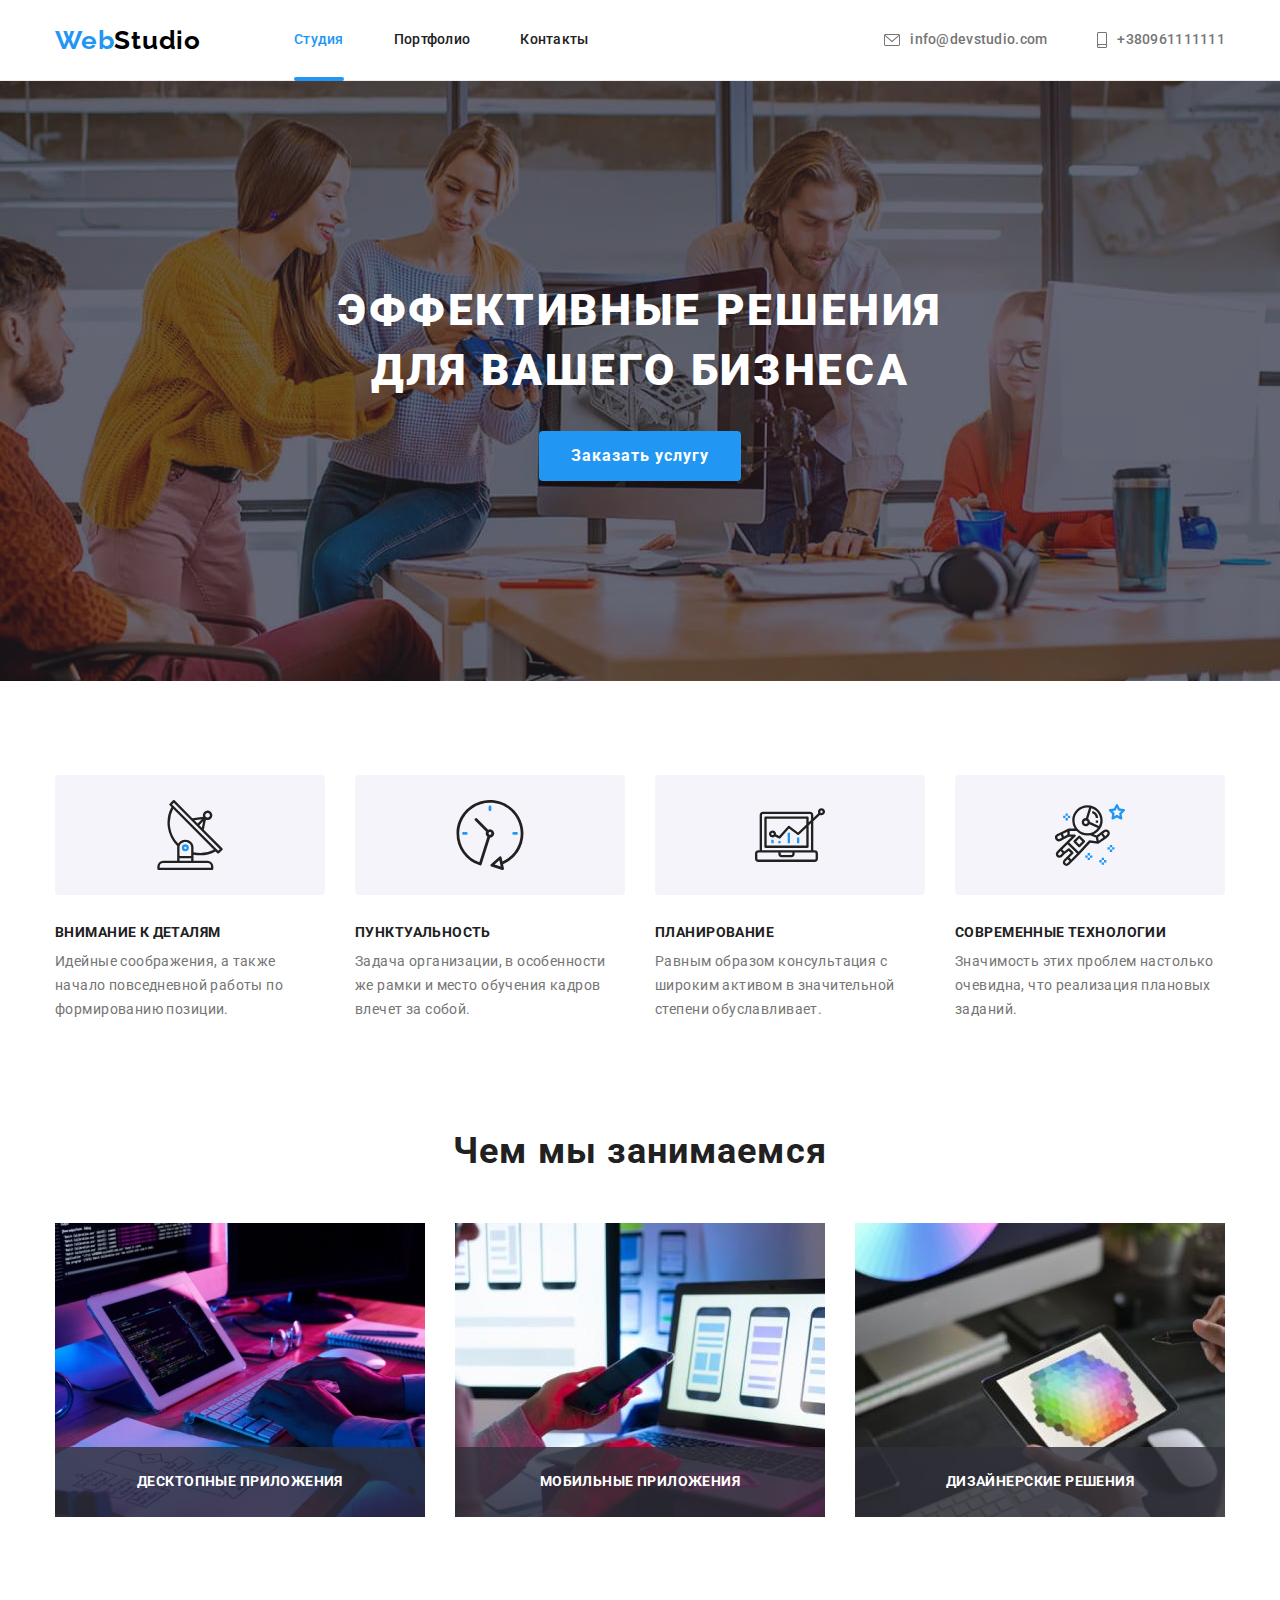
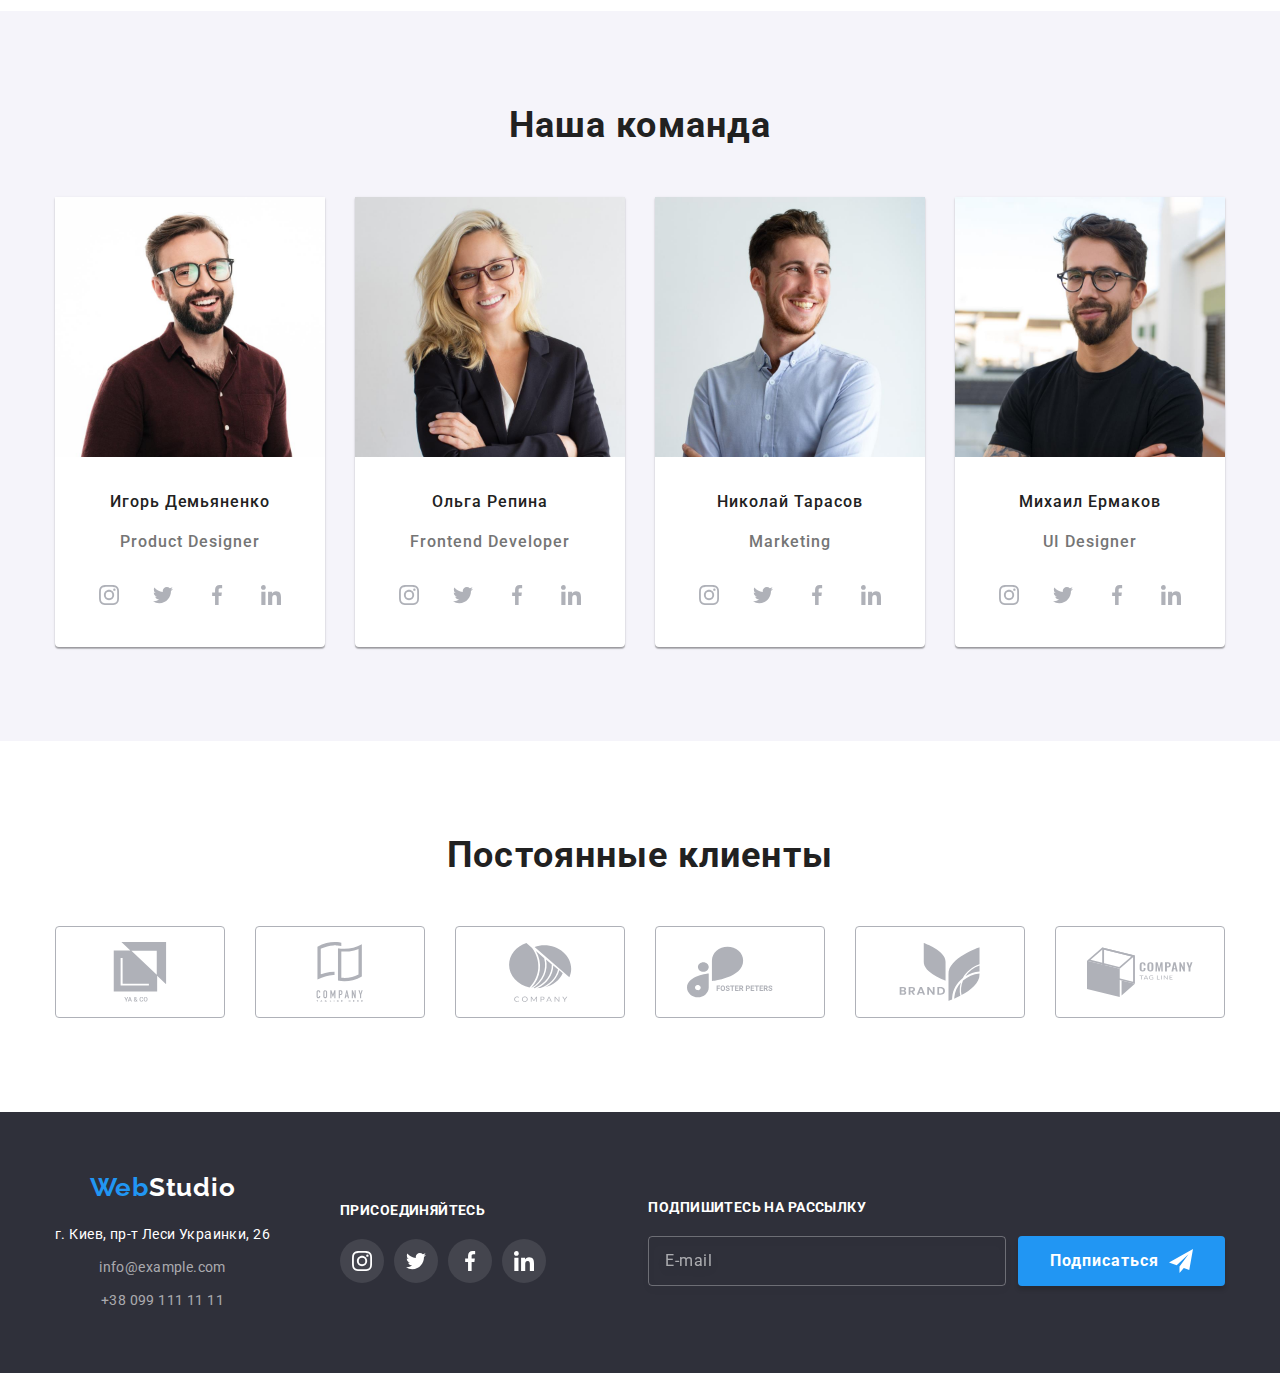
<file: index.html>
<!DOCTYPE html>
<html lang="ru">
  <head>
    <meta charset="UTF-8" />
    <meta http-equiv="X-UA-Compatible" content="IE=edge" />
    <meta name="viewport" content="width=device-width, initial-scale=1.0" />
    <title lang="en">WebStudio</title>
    <link rel="preconnect" href="https://fonts.googleapis.com" />
    <link rel="preconnect" href="https://fonts.gstatic.com" crossorigin />
    <link
      href="https://fonts.googleapis.com/css2?family=Raleway:wght@700&family=Roboto:wght@400;500;700;900&display=swap"
      rel="stylesheet"
    />
    <link
      rel="stylesheet"
      href="https://cdnjs.cloudflare.com/ajax/libs/modern-normalize/1.1.0/modern-normalize.css"
    />
    <link rel="stylesheet" href="./css/main.min.css" />
  </head>
  <body>
    <header class="header">
      <div class="container header__container">
        <a class="logo logo--primary link" href="./" lang="en">
          <span class="logo__web">Web</span>Studio
        </a>
        <nav class="header__navigation">
          <ul class="nav-list list">
            <li class="nav-list__item">
              <a class="nav-list__link link nav-list--current" href="./">Студия</a>
            </li>
            <li class="nav-list__item">
              <a class="nav-list__link link" href="./portfolio.html">Портфолио</a>
            </li>
            <li class="nav-list__item">
              <a class="nav-list__link link" href="">Контакты</a>
            </li>
          </ul>
        </nav>

        <ul class="primary-contacts header__contacts list">
          <li class="primary-contacts__item">
            <a class="primary-contacts__link link" href="mailto:info@devstudio.com">
              <svg class="primary-contacts__icon" width="16" height="12">
                <use href="./images/icons.svg#envelope"></use>
              </svg>
              info@devstudio.com</a
            >
          </li>
          <li class="primary-contacts__item">
            <a class="primary-contacts__link link" href="tel:+380961111111">
              <svg class="primary-contacts__icon" width="10" height="16">
                <use href="./images/icons.svg#smartphone"></use>
              </svg>
              +380961111111</a
            >
          </li>
        </ul>

        <button type="button" class="menu-btn" data-mobile-btn>
          <svg class="menu-btn__icon menu-btn__icon--open" width="24px" height="16px">
            <use href="./images/icons.svg#mobile-menu"></use>
          </svg>
          <svg class="menu-btn__icon menu-btn__icon--close" width="30px" height="30px">
            <use href="./images/icons.svg#close-black"></use>
          </svg>
        </button>
      </div>
    </header>

    <main>
      <section class="hero">
        <div class="container">
          <h1 class="hero__title">Эффективные решения для вашего бизнеса</h1>
          <button class="primary-btn" type="button" data-modal-open>Заказать услугу</button>
        </div>
      </section>

      <section class="section features">
        <div class="container">
          <h2 class="visually-hidden">Особенности</h2>
          <ul class="features-list list">
            <li class="features-list__item">
              <div class="features-list__item-wrap">
                <svg class="features-list__icon" width="70" height="70">
                  <use href="./images/icons.svg#antenna"></use>
                </svg>
              </div>
              <h3 class="features-list__title">Внимание к деталям</h3>
              <p class="features-list__text">
                Идейные соображения, а также начало повседневной работы по формированию позиции.
              </p>
            </li>
            <li class="features-list__item">
              <div class="features-list__item-wrap">
                <svg class="features-list__icon" width="70" height="70">
                  <use href="./images/icons.svg#clock"></use>
                </svg>
              </div>
              <h3 class="features-list__title">Пунктуальность</h3>
              <p class="features-list__text">
                Задача организации, в особенности же рамки и место обучения кадров влечет за собой.
              </p>
            </li>
            <li class="features-list__item">
              <div class="features-list__item-wrap">
                <svg class="features-list__icon" width="70" height="70">
                  <use href="./images/icons.svg#diagram"></use>
                </svg>
              </div>
              <h3 class="features-list__title">Планирование</h3>
              <p class="features-list__text">
                Равным образом консультация с широким активом в значительной степени обуславливает.
              </p>
            </li>
            <li class="features-list__item">
              <div class="features-list__item-wrap">
                <svg class="features-list__icon" width="70" height="70">
                  <use href="./images/icons.svg#astronaut"></use>
                </svg>
              </div>
              <h3 class="features-list__title">Современные технологии</h3>
              <p class="features-list__text">
                Значимость этих проблем настолько очевидна, что реализация плановых заданий.
              </p>
            </li>
          </ul>
        </div>
      </section>

      <section class="section works">
        <div class="container">
          <h2 class="section__title">Чем мы занимаемся</h2>
          <ul class="works-list list">
            <li class="works-list__item">
              <img
                srcset="./images/box_1-1x.jpg 1x, ./images/box_1-2x.jpg 2x"
                src="./images/box_1-1x.jpg"
                alt="компьютер"
                width="370"
                height="294"
              />
              <div class="works-list__description">
                <p class="works-list__text">Десктопные приложения</p>
              </div>
            </li>
            <li class="works-list__item">
              <img
                srcset="./images/box_2-1x.jpg 1x, ./images/box_2-2x.jpg 2x"
                src="./images/box_2-1x.jpg"
                alt="Приложения"
                width="370"
                height="294"
              />
              <div class="works-list__description">
                <p class="works-list__text">Мобильные приложения</p>
              </div>
            </li>
            <li class="works-list__item">
              <img
                srcset="./images/box_3-1x.jpg 1x, ./images/box_3-2x.jpg 2x"
                src="./images/box_3-1x.jpg"
                alt="дизайн"
                width="370"
                height="294"
              />
              <div class="works-list__description">
                <p class="works-list__text">Дизайнерские решения</p>
              </div>
            </li>
          </ul>
        </div>
      </section>

      <section class="section team">
        <div class="container">
          <h2 class="section__title">Наша команда</h2>
          <ul class="team-list list">
            <li class="team-list__item">
              <picture>
                <source
                  srcset="./images/igor-desk-1x.jpg 1x, ./images/igor-desk-2x.jpg 2x"
                  media="(min-width: 1200px)"
                />
                <source
                  srcset="./images/igor-tab-1x.jpg 1x, ./images/igor-tab-2x.jpg 2x"
                  media="(min-width: 768px)"
                />
                <img
                  srcset="./images/igor-mob-1x.jpg 1x, ./images/igor-mob-2x.jpg 2x"
                  src="./images/igor-mob-1x.jpg"
                  alt="Игорь Демьяненко"
                />
              </picture>

              <div class="teammate">
                <h3 class="teammate__name">Игорь Демьяненко</h3>
                <p class="teammate__position" lang="en">Product Designer</p>
                <ul class="social-list list">
                  <li class="social-list__item">
                    <a href="" class="social-list__link">
                      <svg class="social-list__icon" width="20" height="20">
                        <use href="./images/icons.svg#instagram"></use>
                      </svg>
                    </a>
                  </li>
                  <li class="social-list__item">
                    <a href="" class="social-list__link">
                      <svg class="social-list__icon" width="20" height="20">
                        <use href="./images/icons.svg#twitter"></use>
                      </svg>
                    </a>
                  </li>
                  <li class="social-list__item">
                    <a href="" class="social-list__link">
                      <svg class="social-list__icon" width="20" height="20">
                        <use href="./images/icons.svg#facebook"></use>
                      </svg>
                    </a>
                  </li>
                  <li class="social-list__item">
                    <a href="" class="social-list__link">
                      <svg class="social-list__icon" width="20" height="20">
                        <use href="./images/icons.svg#linkedin"></use>
                      </svg>
                    </a>
                  </li>
                </ul>
              </div>
            </li>

            <li class="team-list__item">
              <picture>
                <source
                  srcset="./images/olga-desk-1x.jpg 1x, ./images/olga-desk-2x.jpg 2x"
                  media="(min-width: 1200px)"
                />
                <source
                  srcset="./images/olga-tab-1x.jpg 1x, ./images/olga-tab-2x.jpg 2x"
                  media="(min-width: 768px)"
                />
                <img
                  srcset="./images/olga-mob-1x.jpg 1x, ./images/olga-mob-2x.jpg 2x"
                  src="./images/olga-mob-1x.jpg"
                  alt="Ольга Репина"
                />
              </picture>

              <div class="teammate">
                <h3 class="teammate__name">Ольга Репина</h3>
                <p class="teammate__position" lang="en">Frontend Developer</p>
                <ul class="social-list list">
                  <li class="social-list__item">
                    <a href="" class="social-list__link">
                      <svg class="social-list__icon" width="20" height="20">
                        <use href="./images/icons.svg#instagram"></use>
                      </svg>
                    </a>
                  </li>
                  <li class="social-list__item">
                    <a href="" class="social-list__link">
                      <svg class="social-list__icon" width="20" height="20">
                        <use href="./images/icons.svg#twitter"></use>
                      </svg>
                    </a>
                  </li>
                  <li class="social-list__item">
                    <a href="" class="social-list__link">
                      <svg class="social-list__icon" width="20" height="20">
                        <use href="./images/icons.svg#facebook"></use>
                      </svg>
                    </a>
                  </li>
                  <li class="social-list__item">
                    <a href="" class="social-list__link">
                      <svg class="social-list__icon" width="20" height="20">
                        <use href="./images/icons.svg#linkedin"></use>
                      </svg>
                    </a>
                  </li>
                </ul>
              </div>
            </li>

            <li class="team-list__item">
              <picture>
                <source
                  srcset="./images/nykolay-desk-1x.jpg 1x, ./images/nykolay-desk-2x.jpg 2x"
                  media="(min-width: 1200px)"
                />
                <source
                  srcset="./images/nykolay-tab-1x.jpg 1x, ./images/nykolay-tab-2x.jpg 2x"
                  media="(min-width: 768px)"
                />
                <img
                  srcset="./images/nykolay-mob-1x.jpg 1x, ./images/nykolay-mob-2x.jpg 2x"
                  src="./images/nykolay-mob-1x.jpg"
                  alt="Николай Тарасов"
                />
              </picture>

              <div class="teammate">
                <h3 class="teammate__name">Николай Тарасов</h3>
                <p class="teammate__position" lang="en">Marketing</p>
                <ul class="social-list list">
                  <li class="social-list__item">
                    <a href="" class="social-list__link">
                      <svg class="social-list__icon" width="20" height="20">
                        <use href="./images/icons.svg#instagram"></use>
                      </svg>
                    </a>
                  </li>
                  <li class="social-list__item">
                    <a href="" class="social-list__link">
                      <svg class="social-list__icon" width="20" height="20">
                        <use href="./images/icons.svg#twitter"></use>
                      </svg>
                    </a>
                  </li>
                  <li class="social-list__item">
                    <a href="" class="social-list__link">
                      <svg class="social-list__icon" width="20" height="20">
                        <use href="./images/icons.svg#facebook"></use>
                      </svg>
                    </a>
                  </li>
                  <li class="social-list__item">
                    <a href="" class="social-list__link">
                      <svg class="social-list__icon" width="20" height="20">
                        <use href="./images/icons.svg#linkedin"></use>
                      </svg>
                    </a>
                  </li>
                </ul>
              </div>
            </li>

            <li class="team-list__item">
              <picture>
                <source
                  srcset="./images/myhayl-desk-1x.jpg 1x, ./images/myhayl-desk-2x.jpg 2x"
                  media="(min-width: 1200px)"
                />
                <source
                  srcset="./images/myhayl-tab-1x.jpg 1x, ./images/myhayl-tab-2x.jpg 2x"
                  media="(min-width: 768px)"
                />
                <img
                  srcset="./images/myhayl-mob-1x.jpg 1x, ./images/myhayl-mob-2x.jpg 2x"
                  src="./images/myhayl-mob-1x.jpg"
                  alt="Михаил Ермаков"
                />
              </picture>

              <div class="teammate">
                <h3 class="teammate__name">Михаил Ермаков</h3>
                <p class="teammate__position" lang="en">UI Designer</p>
                <ul class="social-list list">
                  <li class="social-list__item">
                    <a href="" class="social-list__link">
                      <svg class="social-list__icon" width="20" height="20">
                        <use href="./images/icons.svg#instagram"></use>
                      </svg>
                    </a>
                  </li>
                  <li class="social-list__item">
                    <a href="" class="social-list__link">
                      <svg class="social-list__icon" width="20" height="20">
                        <use href="./images/icons.svg#twitter"></use>
                      </svg>
                    </a>
                  </li>
                  <li class="social-list__item">
                    <a href="" class="social-list__link">
                      <svg class="social-list__icon" width="20" height="20">
                        <use href="./images/icons.svg#facebook"></use>
                      </svg>
                    </a>
                  </li>
                  <li class="social-list__item">
                    <a href="" class="social-list__link">
                      <svg class="social-list__icon" width="20" height="20">
                        <use href="./images/icons.svg#linkedin"></use>
                      </svg>
                    </a>
                  </li>
                </ul>
              </div>
            </li>
          </ul>
        </div>
      </section>

      <section class="section clients">
        <div class="container">
          <h2 class="section__title">Постоянные клиенты</h2>
          <ul class="clients-list list">
            <li class="clients-list__item">
              <a href="" class="clients-list__link">
                <svg class="clients-list__logo" width="106" height="60">
                  <use href="./images/icons.svg#client-logo-first"></use>
                </svg>
              </a>
            </li>
            <li class="clients-list__item">
              <a href="" class="clients-list__link">
                <svg class="clients-list__logo" width="106" height="60">
                  <use href="./images/icons.svg#client-logo-secd"></use>
                </svg>
              </a>
            </li>
            <li class="clients-list__item">
              <a href="" class="clients-list__link">
                <svg class="clients-list__logo" width="106" height="60">
                  <use href="./images/icons.svg#client-logo-third"></use>
                </svg>
              </a>
            </li>
            <li class="clients-list__item">
              <a href="" class="clients-list__link">
                <svg class="clients-list__logo" width="106" height="60">
                  <use href="./images/icons.svg#client-logo-fourth"></use>
                </svg>
              </a>
            </li>
            <li class="clients-list__item">
              <a href="" class="clients-list__link">
                <svg class="clients-list__logo" width="106" height="60">
                  <use href="./images/icons.svg#client-logo-fifth"></use>
                </svg>
              </a>
            </li>
            <li class="clients-list__item">
              <a href="" class="clients-list__link">
                <svg class="clients-list__logo" width="106" height="60">
                  <use href="./images/icons.svg#client-logo-sixth"></use>
                </svg>
              </a>
            </li>
          </ul>
        </div>
      </section>
    </main>

    <footer class="footer">
      <div class="container footer__container">
        <div class="footer__container-wrap">
          <a class="logo logo--secondary link" href="./" lang="en">
            <span class="logo__web">Web</span>Studio
          </a>
          <address class="address footer__address">
            <ul class="secondary-contacts list">
              <li class="secondary-contacts__item">
                <a
                  class="secondary-contacts__link secondary-contacts__link--white link"
                  href="https://www.google.com.ua/maps/place/%D0%B1%D1%83%D0%BB.+%D0%9B%D0%B5%D1%81%D0%B8+%D0%A3%D0%BA%D1%80%D0%B0%D0%B8%D0%BD%D0%BA%D0%B8,+26,+%D0%9A%D0%B8%D0%B5%D0%B2,+02000/@50.4265841,30.5361971,17z/data=!4m13!1m7!3m6!1s0x40d4cf0e033ecbe9:0x57a4dffefec77da0!2z0LHRg9C7LiDQm9C10YHQuCDQo9C60YDQsNC40L3QutC4LCAyNiwg0JrQuNC10LIsIDAyMDAw!3b1!8m2!3d50.4265807!4d30.5383858!3m4!1s0x40d4cf0e033ecbe9:0x57a4dffefec77da0!8m2!3d50.4265807!4d30.5383858?hl=ru"
                  >г. Киев, пр-т Леси Украинки, 26</a
                >
              </li>
              <li class="secondary-contacts__item">
                <a class="secondary-contacts__link link" href="mailto:info@example.com"
                  >info@example.com</a
                >
              </li>
              <li class="secondary-contacts__item">
                <a class="secondary-contacts__link link" href="tel:+380991111111"
                  >+38 099 111 11 11</a
                >
              </li>
            </ul>
          </address>
        </div>
        <div class="footer__social">
          <p class="footer__title">присоединяйтесь</p>
          <ul class="social-list list">
            <li class="social-list__item">
              <a href="" class="social-list__link social-list__link--secondary">
                <svg class="social-list__icon" width="20" height="20">
                  <use href="./images/icons.svg#instagram"></use>
                </svg>
              </a>
            </li>
            <li class="social-list__item">
              <a href="" class="social-list__link social-list__link--secondary">
                <svg class="social-list__icon" width="20" height="20">
                  <use href="./images/icons.svg#twitter"></use>
                </svg>
              </a>
            </li>
            <li class="social-list__item">
              <a href="" class="social-list__link social-list__link--secondary">
                <svg class="social-list__icon" width="20" height="20">
                  <use href="./images/icons.svg#facebook"></use>
                </svg>
              </a>
            </li>
            <li class="social-list__item">
              <a href="" class="social-list__link social-list__link--secondary">
                <svg class="social-list__icon" width="20" height="20">
                  <use href="./images/icons.svg#linkedin"></use>
                </svg>
              </a>
            </li>
          </ul>
        </div>
        <div class="footer__subscribe">
          <p class="footer__title">Подпишитесь на рассылку</p>
          <form action="#" class="subscribe-form">
            <input type="email" class="subscribe-form__input" name="email" placeholder="E-mail" />

            <button type="submit" class="primary-btn primary-btn--flex">
              Подписаться
              <svg class="primary-btn__icon" width="24" height="24">
                <use href="./images/icons.svg#primary-btn__icon"></use>
              </svg>
            </button>
          </form>
        </div>
      </div>
    </footer>

    <!--------------------- MOBILE-MENU ---------------->
    <div class="mobile-menu" data-menu-container>
      <div class="mobile-menu__container">
        <div class="mobile-menu__top-wrap">
          <ul class="nav-list-mobile list">
            <li class="nav-list-mobile__item">
              <a class="nav-list-mobile__link link nav-list-mobile__link--current" href="./"
                >Студия</a
              >
            </li>
            <li class="nav-list-mobile__item">
              <a class="nav-list-mobile__link link" href="./portfolio.html">Портфолио</a>
            </li>
            <li class="nav-list-mobile__item">
              <a class="nav-list-mobile__link link" href="">Контакты</a>
            </li>
          </ul>
        </div>
        <div class="mobile-menu__bottom-wrap">
          <ul class="primary-contacts list">
            <li class="primary-contacts__item">
              <a
                class="
                  primary-contacts__link
                  primary-contacts__link--big
                  primary-contacts__link--accent-color
                  link
                "
                href="tel:+380961111111"
              >
                +380961111111</a
              >
            </li>
            <li class="primary-contacts__item">
              <a class="primary-contacts__link link" href="mailto:info@devstudio.com">
                info@devstudio.com</a
              >
            </li>
          </ul>

          <ul class="social-list-secondary list">
            <li class="social-list-secondary__item">
              <a href="" class="social-list-secondary__link link"> Instagram </a>
            </li>
            <li class="social-list-secondary__item">
              <a href="" class="social-list-secondary__link link"> Twitter </a>
            </li>
            <li class="social-list-secondary__item">
              <a href="" class="social-list-secondary__link link"> Facebook </a>
            </li>
            <li class="social-list-secondary__item">
              <a href="" class="social-list-secondary__link link"> LinkedIn </a>
            </li>
          </ul>
        </div>
      </div>
    </div>

    <!------------------------- MODAL ------------------------->
    <div class="backdrop is-hidden" data-modal>
      <div class="modal">
        <button type="button" class="close-btn" data-modal-close>
          <svg class="close-btn__icon" width="18px" height="18px">
            <use href="./images/icons.svg#close-black"></use>
          </svg>
        </button>
        <p class="modal__title">Оставьте свои данные, мы вам перезвоним</p>

        <!------------------- FORM ------------------>
        <form action="#" class="form">
          <div class="input-field">
            <label for="user-name" class="label">Имя</label>
            <div class="group-absolute">
              <input type="text" name="user-name" id="user-name" class="input-field__input" />
              <svg class="input-field__icon" width="18" height="18">
                <use href="./images/icons.svg#person-black"></use>
              </svg>
            </div>
          </div>

          <div class="input-field">
            <label for="user-tel" class="label">Телефон</label>
            <div class="group-absolute">
              <input type="tel" name="user-tel" id="user-tel" class="input-field__input" />
              <svg class="input-field__icon" width="18" height="18">
                <use href="./images/icons.svg#phone-black"></use>
              </svg>
            </div>
          </div>

          <div class="input-field">
            <label for="user-email" class="label"> Почта</label>
            <div class="group-absolute">
              <input type="email" name="user-email" id="user-email" class="input-field__input" />
              <svg class="input-field__icon" width="18" height="18">
                <use href="./images/icons.svg#email-black"></use>
              </svg>
            </div>
          </div>

          <div class="textarea-field">
            <label for="comment" class="label">Комментарий</label>
            <textarea
              name="comment"
              id="comment"
              class="textarea-field__input"
              placeholder="Введите текст"
            ></textarea>
          </div>

          <div class="checkbox">
            <input
              type="checkbox"
              name="policy"
              id="form-check"
              class="checkbox__input visually-hidden"
            />
            <label for="form-check" class="checkbox__label"
              ><span class="checkbox__icon-wrapper">
                <svg class="checkbox__icon" width="16" height="15">
                  <use href="./images/icons.svg#check-agree"></use>
                </svg>
              </span>
              Соглашаюсь с рассылкой и принимаю
              <a href="" class="checkbox__link">Условия договора</a>
            </label>
          </div>

          <button type="submit" class="primary-btn">Отправить</button>
        </form>
      </div>
    </div>
    <script src="./js/modal.js"></script>
    <script src="./js/mobile-menu.js"></script>
  </body>
</html>
</file>
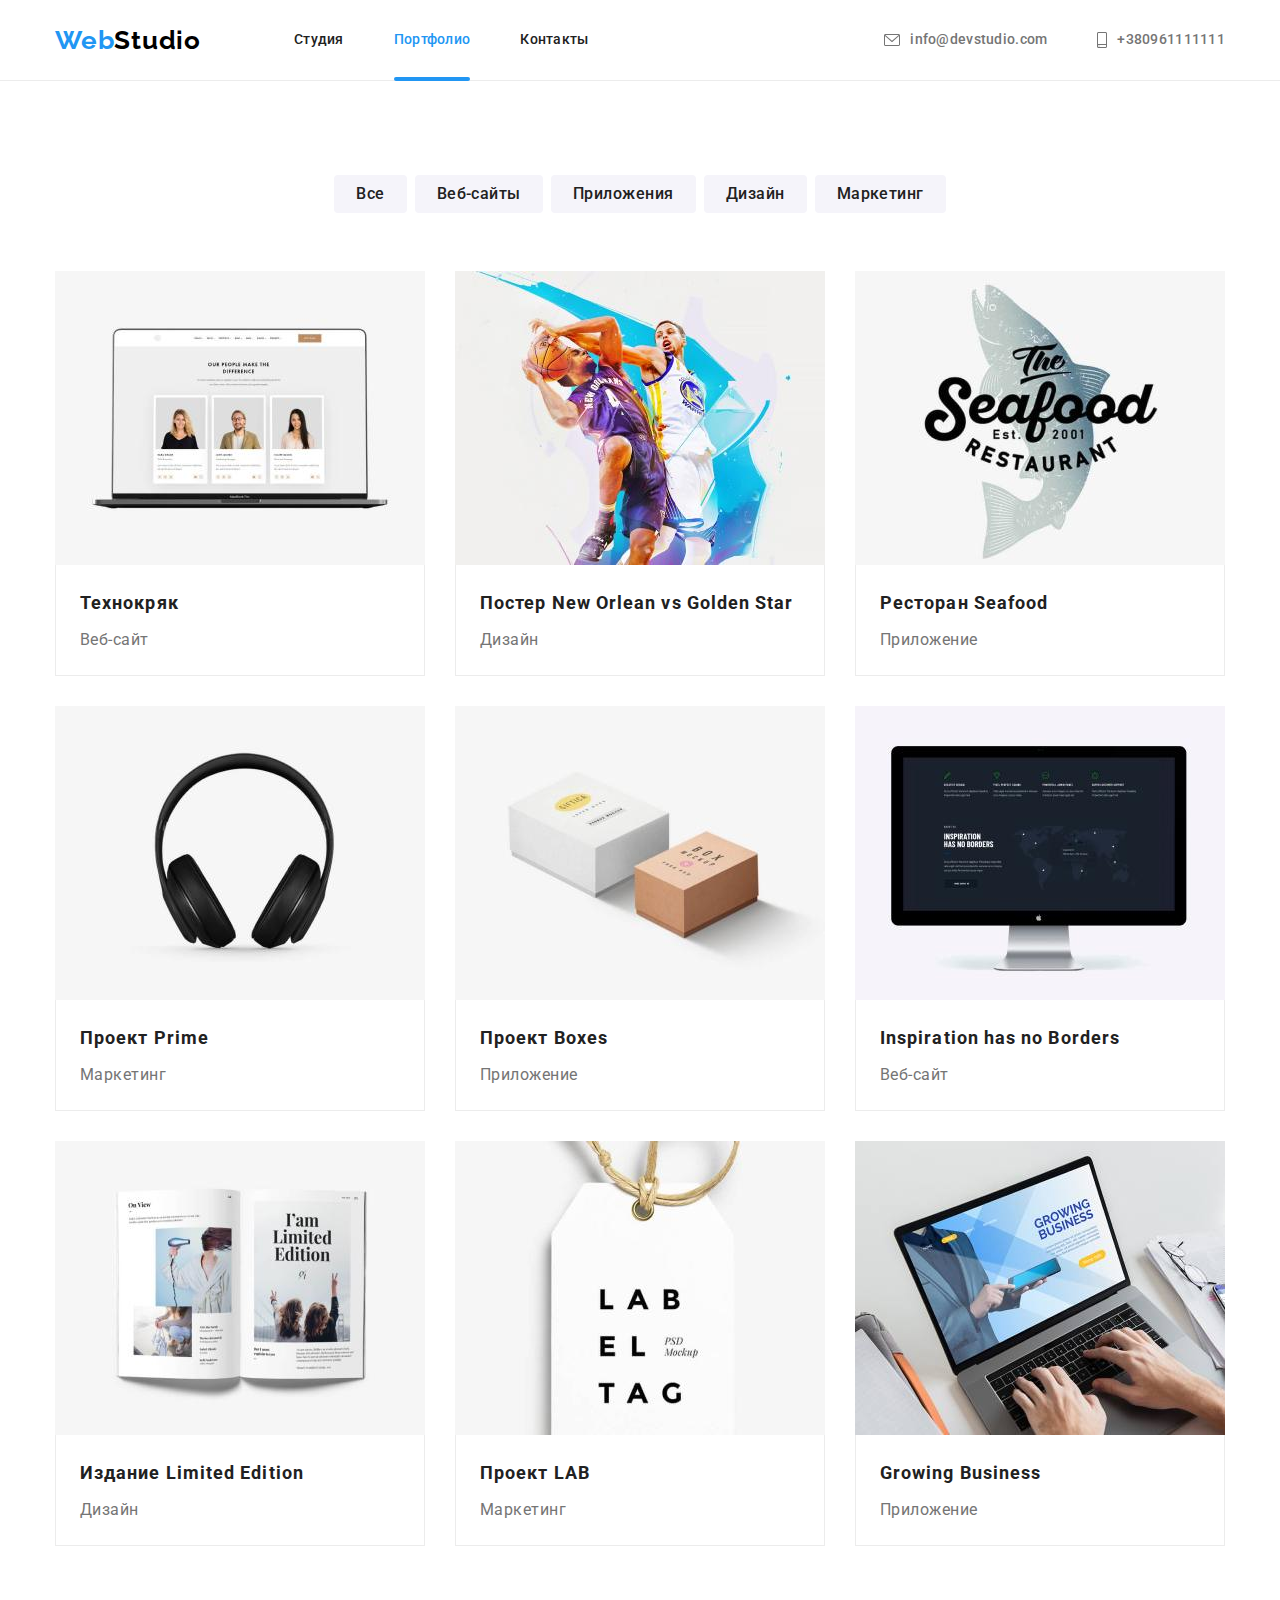
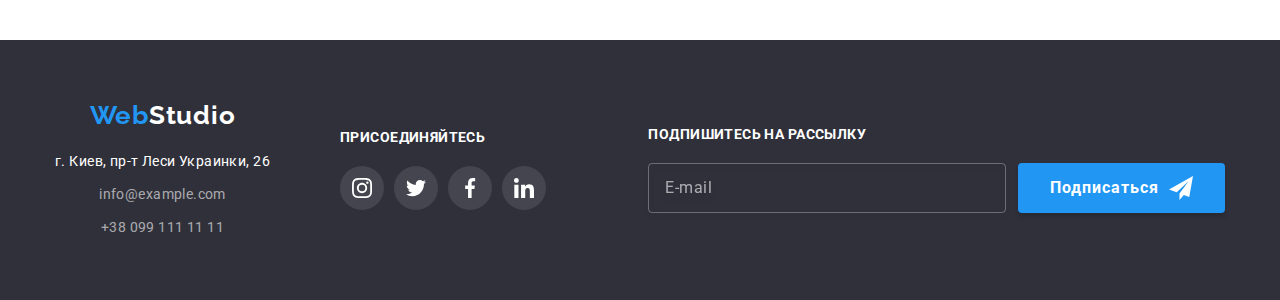
<file: portfolio.html>
<!DOCTYPE html>
<html lang="ru">
  <head>
    <meta charset="UTF-8" />
    <meta http-equiv="X-UA-Compatible" content="IE=edge" />
    <meta name="viewport" content="width=device-width, initial-scale=1.0" />
    <title>Портфолио</title>
    <link rel="preconnect" href="https://fonts.googleapis.com" />
    <link rel="preconnect" href="https://fonts.gstatic.com" crossorigin />
    <link
      href="https://fonts.googleapis.com/css2?family=Raleway:wght@700&family=Roboto:wght@400;500;700;900&display=swap"
      rel="stylesheet"
    />
    <link
      rel="stylesheet"
      href="https://cdnjs.cloudflare.com/ajax/libs/modern-normalize/1.1.0/modern-normalize.css"
    />
    <link rel="stylesheet" href="./css/main.min.css" />
  </head>
  <body>
    <header class="header">
      <div class="container header__container">
        <a class="logo logo--primary link" href="./" lang="en">
          <span class="logo__web">Web</span>Studio
        </a>
        <nav class="header__navigation">
          <ul class="nav-list list">
            <li class="nav-list__item">
              <a class="nav-list__link link" href="./">Студия</a>
            </li>
            <li class="nav-list__item">
              <a class="nav-list__link link nav-list--current" href="./portfolio.html">Портфолио</a>
            </li>
            <li class="nav-list__item">
              <a class="nav-list__link link" href="">Контакты</a>
            </li>
          </ul>
        </nav>

        <ul class="primary-contacts header__contacts list">
          <li class="primary-contacts__item">
            <a class="primary-contacts__link link" href="mailto:info@devstudio.com">
              <svg class="primary-contacts__icon" width="16" height="12">
                <use href="./images/icons.svg#envelope"></use>
              </svg>
              info@devstudio.com</a
            >
          </li>
          <li class="primary-contacts__item">
            <a class="primary-contacts__link link" href="tel:+380961111111">
              <svg class="primary-contacts__icon" width="10" height="16">
                <use href="./images/icons.svg#smartphone"></use>
              </svg>
              +380961111111</a
            >
          </li>
        </ul>

        <button type="button" class="menu-btn" data-mobile-btn>
          <svg class="menu-btn__icon menu-btn__icon--open" width="24px" height="16px">
            <use href="./images/icons.svg#mobile-menu"></use>
          </svg>
          <svg class="menu-btn__icon menu-btn__icon--close" width="19px" height="19px">
            <use href="./images/icons.svg#close-black"></use>
          </svg>
        </button>
      </div>
    </header>

    <main>
      <section class="section portfolio">
        <div class="container">
          <h1 class="visually-hidden">Наши работы</h1>
          <ul class="filter list">
            <li class="filter__item">
              <button class="secondary-btn" type="button">Все</button>
            </li>
            <li class="filter__item">
              <button class="secondary-btn" type="button">Веб-сайты</button>
            </li>
            <li class="filter__item">
              <button class="secondary-btn" type="button">Приложения</button>
            </li>
            <li class="filter__item">
              <button class="secondary-btn" type="button">Дизайн</button>
            </li>
            <li class="filter__item">
              <button class="secondary-btn" type="button">Маркетинг</button>
            </li>
          </ul>

          <div class="portfolio-list__wrap">
            <ul class="portfolio-list list">
              <li class="portfolio-list__item">
                <div class="portfolio-list__item-thumb">
                  <picture>
                    <source
                      srcset="./images/tehnokrak-desk-1x.jpg 1x, ./images/tehnokrak-desk-2x.jpg 2x"
                      media="(min-width: 1200px)"
                    />
                    <source
                      srcset="./images/tehnokrak-tab-1x.jpg 1x, ./images/tehnokrak-tab-2x.jpg 2x"
                      media="(min-width: 768px)"
                    />
                    <img
                      srcset="./images/tehnokrak-mob-1x.jpg 1x, ./images/tehnokrak-mob-2x.jpg 2x"
                      src="./images/tehnokrak-mob-1x.jpg"
                      alt="Технокряк"
                    />
                  </picture>
                  <div class="portfolio-list__card-overlay">
                    <p class="portfolio-list__card-text">
                      Технокряк это современная площадка распространения коронавируса. Компании
                      используют эту платформу для цифрового шпионажа и атак на защищённые сервера
                      конкурентов.
                    </p>
                  </div>
                </div>
                <div class="portfolio-list__item-wrap">
                  <h2 class="portfolio-list__title">Технокряк</h2>
                  <p class="portfolio-list__text">Веб-сайт</p>
                </div>
              </li>
              <li class="portfolio-list__item">
                <div class="portfolio-list__item-thumb">
                  <picture>
                    <source
                      srcset="./images/poster-desk-1x.jpg 1x, ./images/poster-desk-2x.jpg 2x"
                      media="(min-width: 1200px)"
                    />
                    <source
                      srcset="./images/poster-tab-1x.jpg 1x, ./images/poster-tab-2x.jpg 2x"
                      media="(min-width: 768px)"
                    />

                    <img
                      srcset="./images/poster-mob-1x.jpg 1x, ./images/poster-mob-2x.jpg 2x"
                      src="./images/poster-mob-1x.jpg"
                      alt="Постер"
                    />
                  </picture>

                  <div class="portfolio-list__card-overlay">
                    <p class="portfolio-list__card-text">
                      Технокряк это современная площадка распространения коронавируса. Компании
                      используют эту платформу для цифрового шпионажа и атак на защищённые сервера
                      конкурентов.
                    </p>
                  </div>
                </div>
                <div class="portfolio-list__item-wrap">
                  <h2 class="portfolio-list__title">
                    Постер <span lang="en">New Orlean vs Golden Star</span>
                  </h2>
                  <p class="portfolio-list__text">Дизайн</p>
                </div>
              </li>
              <li class="portfolio-list__item">
                <div class="portfolio-list__item-thumb">
                  <picture>
                    <source
                      srcset="./images/seafood-desk-1x.jpg 1x, ./images/seafood-desk-2x.jpg 2x"
                      media="(min-width: 1200px)"
                    />
                    <source
                      srcset="./images/seafood-tab-1x.jpg 1x, ./images/seafood-tab-2x.jpg 2x"
                      media="(min-width: 768px)"
                    />
                    <img
                      srcset="./images/seafood-mob-1x.jpg 1x, ./images/seafood-mob-2x.jpg 2x"
                      src="./images/seafood-mob-1x.jpg"
                      alt="Ресторан"
                    />
                  </picture>

                  <div class="portfolio-list__card-overlay">
                    <p class="portfolio-list__card-text">
                      Технокряк это современная площадка распространения коронавируса. Компании
                      используют эту платформу для цифрового шпионажа и атак на защищённые сервера
                      конкурентов.
                    </p>
                  </div>
                </div>
                <div class="portfolio-list__item-wrap">
                  <h2 class="portfolio-list__title">Ресторан <span lang="en">Seafood</span></h2>
                  <p class="portfolio-list__text">Приложение</p>
                </div>
              </li>
              <li class="portfolio-list__item">
                <div class="portfolio-list__item-thumb">
                  <picture>
                    <source
                      srcset="./images/prime-desk-1x.jpg 1x, ./images/prime-desk-2x.jpg 2x"
                      media="(min-width: 1200px)"
                    />
                    <source
                      srcset="./images/prime-tab-1x.jpg 1x, ./images/prime-tab-2x.jpg 2x"
                      media="(min-width: 768px)"
                    />
                    <img
                      srcset="./images/prime-mob-1x.jpg 1x, ./images/prime-mob-2x.jpg 2x"
                      src="./images/prime-mob-1x.jpg"
                      alt="Наушники"
                    />
                  </picture>

                  <!-- <img src="./images/prime.jpg" alt="Наушники" width="370" height="294" /> -->

                  <div class="portfolio-list__card-overlay">
                    <p class="portfolio-list__card-text">
                      Технокряк это современная площадка распространения коронавируса. Компании
                      используют эту платформу для цифрового шпионажа и атак на защищённые сервера
                      конкурентов.
                    </p>
                  </div>
                </div>
                <div class="portfolio-list__item-wrap">
                  <h2 class="portfolio-list__title">Проект <span lang="en">Prime</span></h2>
                  <p class="portfolio-list__text">Маркетинг</p>
                </div>
              </li>
              <li class="portfolio-list__item">
                <div class="portfolio-list__item-thumb">
                  <picture>
                    <source
                      srcset="./images/boxes-desk-1x.jpg 1x, ./images/boxes-desk-2x.jpg 2x"
                      media="(min-width: 1200px)"
                    />
                    <source
                      srcset="./images/boxes-tab-1x.jpg 1x, ./images/boxes-tab-2x.jpg 2x"
                      media="(min-width: 768px)"
                    />
                    <img
                      srcset="./images/boxes-mob-1x.jpg 1x, ./images/boxes-mob-2x.jpg 2x"
                      src="./images/boxes-mob-1x.jpg"
                      alt="Коробки"
                    />
                  </picture>

                  <!-- <img src="./images/boxes.jpg" alt="Коробки" width="370" height="294" /> -->

                  <div class="portfolio-list__card-overlay">
                    <p class="portfolio-list__card-text">
                      Технокряк это современная площадка распространения коронавируса. Компании
                      используют эту платформу для цифрового шпионажа и атак на защищённые сервера
                      конкурентов.
                    </p>
                  </div>
                </div>
                <div class="portfolio-list__item-wrap">
                  <h2 class="portfolio-list__title">Проект <span lang="en">Boxes</span></h2>
                  <p class="portfolio-list__text" lang="en">Приложение</p>
                </div>
              </li>
              <li class="portfolio-list__item">
                <div class="portfolio-list__item-thumb">
                  <picture>
                    <source
                      srcset="
                        ./images/Inspiration-desk-1x.jpg 1x,
                        ./images/Inspiration-desk-2x.jpg 2x
                      "
                      media="(min-width: 1200px)"
                    />
                    <source
                      srcset="
                        ./images/Inspiration-tab-1x.jpg 1x,
                        ./images/Inspiration-tab-2x.jpg 2x
                      "
                      media="(min-width: 768px)"
                    />

                    <img
                      srcset="
                        ./images/Inspiration-mob-1x.jpg 1x,
                        ./images/Inspiration-mob-2x.jpg 2x
                      "
                      src="./images/Inspiration-mob-1x.jpg"
                      alt="Монитор"
                    />
                  </picture>

                  <div class="portfolio-list__card-overlay">
                    <p class="portfolio-list__card-text">
                      Технокряк это современная площадка распространения коронавируса. Компании
                      используют эту платформу для цифрового шпионажа и атак на защищённые сервера
                      конкурентов.
                    </p>
                  </div>
                </div>
                <div class="portfolio-list__item-wrap">
                  <h2 class="portfolio-list__title" lang="en">Inspiration has no Borders</h2>
                  <p class="portfolio-list__text">Веб-сайт</p>
                </div>
              </li>
              <li class="portfolio-list__item">
                <div class="portfolio-list__item-thumb">
                  <picture>
                    <source
                      srcset="./images/limited-desk-1x.jpg 1x, ./images/limited-desk-2x.jpg 2x"
                      media="(min-width: 1200px)"
                    />
                    <source
                      srcset="./images/limited-tab-1x.jpg 1x, ./images/limited-tab-2x.jpg 2x"
                      media="(min-width: 768px)"
                    />

                    <img
                      srcset="./images/limited-mob-1x.jpg 1x, ./images/limited-mob-2x.jpg 2x"
                      src="./images/limited-mob-1x.jpg"
                      alt="Журнал"
                    />
                  </picture>

                  <!-- <img src="./images/limited.jpg" alt="Журнал" width="370" height="294" /> -->

                  <div class="portfolio-list__card-overlay">
                    <p class="portfolio-list__card-text">
                      Технокряк это современная площадка распространения коронавируса. Компании
                      используют эту платформу для цифрового шпионажа и атак на защищённые сервера
                      конкурентов.
                    </p>
                  </div>
                </div>
                <div class="portfolio-list__item-wrap">
                  <h2 class="portfolio-list__title">
                    Издание <span lang="en">Limited Edition</span>
                  </h2>
                  <p class="portfolio-list__text">Дизайн</p>
                </div>
              </li>
              <li class="portfolio-list__item">
                <div class="portfolio-list__item-thumb">
                  <picture>
                    <source
                      srcset="./images/lab-desk-1x.jpg 1x, ./images/lab-desk-2x.jpg 2x"
                      media="(min-width: 1200px)"
                    />
                    <source
                      srcset="./images/lab-tab-1x.jpg 1x, ./images/lab-tab-2x.jpg 2x"
                      media="(min-width: 768px)"
                    />

                    <img
                      srcset="./images/lab-mob-1x.jpg 1x, ./images/lab-mob-2x.jpg 2x"
                      src="./images/lab-mob-1x.jpg"
                      alt="Бирка"
                    />
                  </picture>

                  <!-- <img src="./images/lab.jpg" alt="Бирка" width="370" height="294" /> -->

                  <div class="portfolio-list__card-overlay">
                    <p class="portfolio-list__card-text">
                      Технокряк это современная площадка распространения коронавируса. Компании
                      используют эту платформу для цифрового шпионажа и атак на защищённые сервера
                      конкурентов.
                    </p>
                  </div>
                </div>
                <div class="portfolio-list__item-wrap">
                  <h2 class="portfolio-list__title">Проект <span lang="en">LAB</span></h2>
                  <p class="portfolio-list__text">Маркетинг</p>
                </div>
              </li>
              <li class="portfolio-list__item">
                <div class="portfolio-list__item-thumb">
                  <picture>
                    <source
                      srcset="./images/business-desk-1x.jpg 1x, ./images/business-desk-2x.jpg 2x"
                      media="(min-width: 1200px)"
                    />
                    <source
                      srcset="./images/business-tab-1x.jpg 1x, ./images/business-tab-2x.jpg 2x"
                      media="(min-width: 768px)"
                    />

                    <img
                      srcset="./images/business-mob-1x.jpg 1x, ./images/business-mob-2x.jpg 2x"
                      src="./images/business-mob-1x.jpg"
                      alt="Ноутбук"
                    />
                  </picture>

                  <!-- <img src="./images/business.jpg" alt="Ноутбук" width="370" height="294" /> -->

                  <div class="portfolio-list__card-overlay">
                    <p class="portfolio-list__card-text">
                      Технокряк это современная площадка распространения коронавируса. Компании
                      используют эту платформу для цифрового шпионажа и атак на защищённые сервера
                      конкурентов.
                    </p>
                  </div>
                </div>
                <div class="portfolio-list__item-wrap">
                  <h2 class="portfolio-list__title" lang="en">Growing Business</h2>
                  <p class="portfolio-list__text">Приложение</p>
                </div>
              </li>
            </ul>
          </div>
        </div>
      </section>
    </main>

    <footer class="footer">
      <div class="container footer__container">
        <div class="footer__container-wrap">
          <a class="logo logo--secondary link" href="./" lang="en">
            <span class="logo__web">Web</span>Studio
          </a>
          <address class="address footer__address">
            <ul class="secondary-contacts list">
              <li class="secondary-contacts__item">
                <a
                  class="secondary-contacts__link secondary-contacts__link--white link"
                  href="https://www.google.com.ua/maps/place/%D0%B1%D1%83%D0%BB.+%D0%9B%D0%B5%D1%81%D0%B8+%D0%A3%D0%BA%D1%80%D0%B0%D0%B8%D0%BD%D0%BA%D0%B8,+26,+%D0%9A%D0%B8%D0%B5%D0%B2,+02000/@50.4265841,30.5361971,17z/data=!4m13!1m7!3m6!1s0x40d4cf0e033ecbe9:0x57a4dffefec77da0!2z0LHRg9C7LiDQm9C10YHQuCDQo9C60YDQsNC40L3QutC4LCAyNiwg0JrQuNC10LIsIDAyMDAw!3b1!8m2!3d50.4265807!4d30.5383858!3m4!1s0x40d4cf0e033ecbe9:0x57a4dffefec77da0!8m2!3d50.4265807!4d30.5383858?hl=ru"
                  >г. Киев, пр-т Леси Украинки, 26</a
                >
              </li>
              <li class="secondary-contacts__item">
                <a class="secondary-contacts__link link" href="mailto:info@example.com"
                  >info@example.com</a
                >
              </li>
              <li class="secondary-contacts__item">
                <a class="secondary-contacts__link link" href="tel:+380991111111"
                  >+38 099 111 11 11</a
                >
              </li>
            </ul>
          </address>
        </div>
        <div class="footer__social">
          <p class="footer__title">присоединяйтесь</p>
          <ul class="social-list list">
            <li class="social-list__item">
              <a href="" class="social-list__link social-list__link--secondary">
                <svg class="social-list__icon" width="20" height="20">
                  <use href="./images/icons.svg#instagram"></use>
                </svg>
              </a>
            </li>
            <li class="social-list__item">
              <a href="" class="social-list__link social-list__link--secondary">
                <svg class="social-list__icon" width="20" height="20">
                  <use href="./images/icons.svg#twitter"></use>
                </svg>
              </a>
            </li>
            <li class="social-list__item">
              <a href="" class="social-list__link social-list__link--secondary">
                <svg class="social-list__icon" width="20" height="20">
                  <use href="./images/icons.svg#facebook"></use>
                </svg>
              </a>
            </li>
            <li class="social-list__item">
              <a href="" class="social-list__link social-list__link--secondary">
                <svg class="social-list__icon" width="20" height="20">
                  <use href="./images/icons.svg#linkedin"></use>
                </svg>
              </a>
            </li>
          </ul>
        </div>
        <div class="footer__subscribe">
          <p class="footer__title">Подпишитесь на рассылку</p>
          <form action="#" class="subscribe-form">
            <input type="email" class="subscribe-form__input" name="email" placeholder="E-mail" />

            <button type="submit" class="primary-btn primary-btn--flex">
              Подписаться
              <svg class="primary-btn__icon" width="24" height="24">
                <use href="./images/icons.svg#primary-btn__icon"></use>
              </svg>
            </button>
          </form>
        </div>
      </div>
    </footer>

    <!--------------------- MOBILE-MENU ---------------->
    <div class="mobile-menu" data-menu-container>
      <div class="mobile-menu__container">
        <div class="mobile-menu__top-wrap">
          <ul class="nav-list-mobile list">
            <li class="nav-list-mobile__item">
              <a class="nav-list-mobile__link link" href="./">Студия</a>
            </li>
            <li class="nav-list-mobile__item">
              <a
                class="nav-list-mobile__link nav-list-mobile__link--current link"
                href="./portfolio.html"
                >Портфолио</a
              >
            </li>
            <li class="nav-list-mobile__item">
              <a class="nav-list-mobile__link link" href="">Контакты</a>
            </li>
          </ul>
        </div>
        <div class="mobile-menu__bottom-wrap">
          <ul class="primary-contacts list">
            <li class="primary-contacts__item">
              <a
                class="
                  primary-contacts__link
                  primary-contacts__link--big
                  primary-contacts__link--accent-color
                  link
                "
                href="tel:+380961111111"
              >
                +380961111111</a
              >
            </li>
            <li class="primary-contacts__item">
              <a class="primary-contacts__link link" href="mailto:info@devstudio.com">
                info@devstudio.com</a
              >
            </li>
          </ul>

          <ul class="social-list-secondary list">
            <li class="social-list-secondary__item">
              <a href="" class="social-list-secondary__link link"> Instagram </a>
            </li>
            <li class="social-list-secondary__item">
              <a href="" class="social-list-secondary__link link"> Twitter </a>
            </li>
            <li class="social-list-secondary__item">
              <a href="" class="social-list-secondary__link link"> Facebook </a>
            </li>
            <li class="social-list-secondary__item">
              <a href="" class="social-list-secondary__link link"> LinkedIn </a>
            </li>
          </ul>
        </div>
      </div>
    </div>

    <script src="./js/mobile-menu.js"></script>
  </body>
</html>
</file>
<file: css/main.min.css>
.header__container,.close-btn,.works-list,.social-list__link,.clients-list__link,.checkbox__icon-wrapper{display:flex;align-items:center}p,h1,h2,h3,h4,h5,h6{margin:0px}ul{margin:0px;padding:0px}button{cursor:pointer}img{display:block;max-width:100%;height:auto}body{margin:0 auto;font-family:Roboto, sans-serif;color:#757575;background-color:#fff}.list{list-style:none}.link{text-decoration:none}.visually-hidden{position:absolute;white-space:nowrap;width:1px;height:1px;overflow:hidden;border:0;padding:0;clip:rect(0 0 0 0);clip-path:inset(50%);margin:-1px}.container{width:100%;padding:0 15px;margin:0 auto}@media screen and (min-width: 480px){.container{width:480px}}@media screen and (min-width: 768px){.container{width:768px}}@media screen and (min-width: 1200px){.container{width:1200px}}.address{font-style:normal;text-align:center}.footer__address{margin-top:20px}.group-absolute{position:relative}.section{padding:60px 0}@media screen and (min-width: 1200px){.section{padding:94px 0}}.section__title{margin-bottom:30px;font-size:28px;line-height:1.18;letter-spacing:.03em;font-weight:700;text-align:center;color:#212121}@media screen and (min-width: 1200px){.section__title{margin-bottom:50px;font-size:36px;line-height:1.16;letter-spacing:.03em;font-weight:700}}.header{border-bottom:1px solid #ececec}@media screen and (min-width: 768px){.header__navigation{margin-left:88px}}@media screen and (min-width: 1200px){.header__navigation{margin-left:93px}}.nav-list{display:none}@media screen and (min-width: 768px){.nav-list{display:flex;align-items:center}}.nav-list__item:not(:last-child){margin-right:50px}.nav-list__link{display:block;position:relative;transition:color 250ms cubic-bezier(0.4, 0, 0.2, 1);padding:32px 0;font-size:14px;line-height:1.14;letter-spacing:.02em;font-weight:500;color:#212121}.nav-list__link:hover,.nav-list__link:focus{color:#2196f3}.nav-list--current{color:#2196f3}.nav-list--current::after{content:'';width:100%;height:4px;background-color:#2196f3;border-radius:2px;position:absolute;bottom:-1px;left:0}.nav-list-mobile__item:not(:last-child){margin-bottom:32px}.nav-list-mobile__link{font-size:40px;line-height:1.16;letter-spacing:.02em;font-weight:500;color:#212121;transition:color 250ms cubic-bezier(0.4, 0, 0.2, 1)}.nav-list-mobile__link:hover,.nav-list-mobile__link:focus{color:#2196f3}.nav-list-mobile__link--current{color:#2196f3}.primary-contacts__item:not(:last-child){margin-bottom:32px}@media screen and (min-width: 768px) and (max-width: 1199px){.primary-contacts__item:not(:last-child){margin-bottom:10px}}@media screen and (min-width: 1200px){.primary-contacts{margin-left:auto}.primary-contacts__item:not(:last-child){margin-right:50px;margin-bottom:0px}}.primary-contacts__link{font-size:24px;line-height:1.17;letter-spacing:.02em;font-weight:500;color:#757575}@media screen and (min-width: 768px){.primary-contacts__link{display:flex;align-items:center;font-size:12px;line-height:1.17;letter-spacing:.02em;font-weight:500;transition:color 250ms cubic-bezier(0.4, 0, 0.2, 1)}}@media screen and (min-width: 1200px){.primary-contacts__link{display:flex;align-items:center;font-size:14px;line-height:1.14;letter-spacing:.02em;font-weight:500;transition:color 250ms cubic-bezier(0.4, 0, 0.2, 1)}}.primary-contacts__link:hover,.primary-contacts__link:focus{color:#2196f3}.primary-contacts__icon{margin-right:10px;fill:currentColor}.primary-contacts__link--big{font-size:34px;line-height:1.18;letter-spacing:.02em;font-weight:500}@media screen and (max-width: 479px){.primary-contacts__link--big{font-size:30px;line-height:1.18;letter-spacing:.02em;font-weight:500}}.primary-contacts__link--accent-color{color:#2196f3}.header__contacts{display:none}@media screen and (min-width: 768px) and (max-width: 1199px){.header__contacts{display:block;margin-left:auto}}@media screen and (min-width: 1200px){.header__contacts{display:flex;align-items:center}}.secondary-contacts__item:not(:first-child){margin-top:8px}@media screen and (min-width: 1200px){.secondary-contacts__item:not(:first-child){margin-top:9px}}.secondary-contacts__link{display:inline-block;transition:color 250ms cubic-bezier(0.4, 0, 0.2, 1);font-size:14px;line-height:1.71;letter-spacing:0.03em;color:rgba(255,255,255,0.6)}.secondary-contacts__link--white{color:#fff}.secondary-contacts__link:hover,.secondary-contacts__link:focus{color:#2196f3}.logo{display:block;font-family:Raleway;font-size:26px;line-height:1.19;letter-spacing:.03em;font-weight:700;text-align:center}.logo__web{color:#2196f3}.logo--primary{color:#000}.logo--secondary{color:#fff}.hero{padding:118px 0;margin:0 auto;background-color:#2f303a;text-align:center;background-image:linear-gradient(to right, rgba(47,48,58,0.4), rgba(47,48,58,0.4)),url("../images/hero-mob-1x.jpg");background-repeat:no-repeat;background-position:center;background-size:cover}@media (min-device-pixel-ratio: 2), (min-resolution: 192dpi), (min-resolution: 2dppx){.hero{background-image:linear-gradient(to right, rgba(47,48,58,0.4), rgba(47,48,58,0.4)),url("../images/hero-mob-2x.jpg")}}@media screen and (min-width: 768px){.hero{background-image:linear-gradient(to right, rgba(47,48,58,0.4), rgba(47,48,58,0.4)),url("../images/hero-tab-1x.jpg")}}@media screen and (min-width: 768px) and (min-device-pixel-ratio: 2), screen and (min-width: 768px) and (min-resolution: 192dpi), screen and (min-width: 768px) and (min-resolution: 2dppx){.hero{background-image:linear-gradient(to right, rgba(47,48,58,0.4), rgba(47,48,58,0.4)),url("../images/hero-tab-2x.jpg")}}@media screen and (min-width: 1200px){.hero{padding:200px 0;max-width:1600px;background-image:linear-gradient(to right, rgba(47,48,58,0.4), rgba(47,48,58,0.4)),url("../images/hero-desk-1x.jpg")}}@media screen and (min-width: 1200px) and (min-device-pixel-ratio: 2), screen and (min-width: 1200px) and (min-resolution: 192dpi), screen and (min-width: 1200px) and (min-resolution: 2dppx){.hero{background-image:linear-gradient(to right, rgba(47,48,58,0.4), rgba(47,48,58,0.4)),url("../images/hero-desk-2x.jpg")}}.hero__title{margin:0 auto 30px;max-width:360px;font-size:26px;line-height:1.62;letter-spacing:.06em;font-weight:900;text-transform:uppercase;color:#fff}@media screen and (min-width: 1200px){.hero__title{max-width:696px;font-size:44px;line-height:1.36;letter-spacing:.06em;font-weight:900}}.primary-btn{display:block;min-width:200px;padding:10px 32px;margin:0 auto;border:0;border-radius:4px;box-shadow:0px 4px 4px rgba(0,0,0,0.15);font-size:16px;line-height:1.87;letter-spacing:.06em;font-weight:700;font-family:inherit;color:#fff;background-color:#2196f3;transition:background-color 250ms cubic-bezier(0.4, 0, 0.2, 1)}.primary-btn:focus,.primary-btn:hover{background-color:#188ce8}.primary-btn__icon{margin-left:10px}.primary-btn--flex{display:flex;align-items:center;justify-content:center}.close-btn{position:absolute;top:14px;right:14px;width:30px;height:30px;cursor:pointer;background-color:transparent;border:1px solid rgba(0,0,0,0.1);border-radius:50%;justify-content:center;color:#000;transition:color 250ms cubic-bezier(0.4, 0, 0.2, 1)}.close-btn:focus,.close-btn:hover{color:#2196f3}.close-btn__icon{fill:currentColor}.secondary-btn{transition:color 250ms cubic-bezier(0.4, 0, 0.2, 1),background-color 250ms cubic-bezier(0.4, 0, 0.2, 1),box-shadow 250ms cubic-bezier(0.4, 0, 0.2, 1);padding:6px 22px;border-radius:4px;border:0;font-family:inherit;font-size:16px;line-height:1.62;letter-spacing:.03em;font-weight:500;cursor:pointer;color:#212121;background-color:#f5f4fa}.secondary-btn:hover,.secondary-btn:focus,.secondary-btn:active{color:#fff;background-color:#2196f3;box-shadow:0px 3px 1px rgba(0,0,0,0.1),0px 1px 2px rgba(0,0,0,0.08),0px 2px 2px rgba(0,0,0,0.12)}.menu-btn{position:relative;z-index:10;width:40px;height:40px;padding:22px 15px;margin-left:auto;color:#000;transition:color 250ms cubic-bezier(0.4, 0, 0.2, 1);cursor:pointer;background-color:transparent;border:none}.menu-btn:focus{color:#2196f3}@media screen and (min-width: 768px){.menu-btn{display:none}}.menu-btn__icon{position:absolute;top:50%;left:50%;transform:translate(-50%, -50%);fill:currentColor}.menu-btn .menu-btn__icon--close{opacity:0}.menu-btn .menu-btn__icont--open{opacity:1}.menu-btn--is-open .menu-btn__icon--close{opacity:1}.menu-btn--is-open .menu-btn__icon--open{opacity:0}@media screen and (min-width: 1200px){.features{padding-bottom:47px}}@media screen and (min-width: 768px){.features-list{display:flex;flex-wrap:wrap;margin:-15px}}.features-list__item:not(:last-child){margin-bottom:30px}@media screen and (min-width: 768px){.features-list__item{flex-basis:calc(100% / 2 - 30px);margin:15px}}@media screen and (min-width: 1200px){.features-list__item{flex-basis:calc(100% / 4 - 30px)}}.features-list__item-wrap{display:flex;justify-content:center;padding:25px 0;margin-bottom:30px;border-radius:4px;background-color:#f5f4fa}.features-list__title{margin-bottom:10px;font-size:14px;line-height:1.14;letter-spacing:.03em;font-weight:700;text-align:center;text-transform:uppercase;color:#212121}@media screen and (min-width: 768px){.features-list__title{text-align:start}}.features-list__text{font-size:14px;line-height:1.71;letter-spacing:.03em;font-weight:400}.works{display:none;padding-top:47px}@media screen and (min-width: 1200px){.works{display:block}}.works-list{flex-wrap:wrap;margin:-15px}.works-list__item{flex-basis:calc(100% / 3 - 30px);margin:15px;position:relative}.works-list__description{position:absolute;bottom:0;padding:27px 0;width:100%;background:rgba(47,48,58,0.8)}.works-list__text{font-size:14px;line-height:1.14;letter-spacing:.03em;font-weight:700;text-align:center;text-transform:uppercase;color:#fff}.team{background-color:#f5f4fa}@media screen and (min-width: 768px){.team-list{display:flex;align-items:center;flex-wrap:wrap;margin:-15px}}.team-list__item:not(:last-child){margin-bottom:30px}@media screen and (min-width: 768px){.team-list__item:not(:last-child){margin:15px}}.team-list__item{background:#fff;box-shadow:0px 1px 3px rgba(0,0,0,0.12),0px 1px 1px rgba(0,0,0,0.14),0px 2px 1px rgba(0,0,0,0.2);border-radius:0px 0px 4px 4px}@media screen and (min-width: 768px){.team-list__item{flex-basis:calc(100% / 2 - 30px);margin:15px}}@media screen and (min-width: 1200px){.team-list__item{flex-basis:calc(100% / 4 - 30px)}}.teammate{padding:30px 32px}.teammate__name{margin-bottom:10px;font-size:16px;line-height:1.87;letter-spacing:.06em;font-weight:500;text-align:center;color:#212121}.teammate__position{font-size:16px;line-height:1.87;letter-spacing:.06em;font-weight:500;text-align:center;margin-bottom:16px}.social-list{display:flex;justify-content:center}.social-list__item{width:44px;height:44px}.social-list__item+.social-list__item{margin-left:10px}.social-list__link{transition:color 250ms cubic-bezier(0.4, 0, 0.2, 1),background-color 250ms cubic-bezier(0.4, 0, 0.2, 1);justify-content:center;width:100%;height:100%;border-radius:50%;background-color:#fff;color:#afb1b8}.social-list__icon{fill:currentColor}.social-list__link:hover,.social-list__link:focus{background-color:#2196f3;color:#fff}.social-list__link--secondary{background-color:rgba(255,255,255,0.1);color:#fff}.social-list__link--secondary:hover,.social-list__link--secondary:focus{background-color:#2196f3}.social-list-secondary{display:flex;flex-wrap:wrap;margin-top:64px;margin-left:-10px}.social-list-secondary__item{padding:0 10px}@media screen and (max-width: 479px){.social-list-secondary__item{margin-bottom:10px}}.social-list-secondary__item+.social-list-secondary__item{border-left:1px solid rgba(33,33,33,0.2)}.social-list-secondary__link{transition:color 250ms cubic-bezier(0.4, 0, 0.2, 1);font-size:18px;line-height:1.22;letter-spacing:.02em;font-weight:500;color:#2196f3}.clients-list{display:flex;justify-content:center;flex-wrap:wrap;margin:-15px}@media screen and (max-width: 479px){.clients-list{display:block}}@media screen and (min-width: 1200px){.clients-list{flex-wrap:nowrap}}.clients-list__item{min-width:170px;min-height:92px;margin:15px;flex-basis:calc(100% / 2 - 30px)}@media screen and (min-width: 768px){.clients-list__item{flex-basis:calc(100% / 3 - 30px)}}@media screen and (max-width: 479px){.clients-list__item:not(:last-child){margin-bottom:30px}}.clients-list__link{transition:color 250ms cubic-bezier(0.4, 0, 0.2, 1),border 250ms cubic-bezier(0.4, 0, 0.2, 1);justify-content:center;width:100%;height:100%;color:#afb1b8;border:1px solid #afb1b8;border-radius:4px}@media screen and (max-width: 479px){.clients-list__link{min-width:168px;min-height:90px}}.clients-list__logo{fill:currentColor}.clients-list__link:hover,.clients-list__link:focus{color:#2196f3;border:1px solid #2196f3}.footer{background-color:#2f303a;padding:60px 0}@media screen and (min-width: 768px){.footer__container{display:flex;flex-wrap:wrap;justify-content:center}}@media screen and (min-width: 1200px){.footer__container{flex-wrap:nowrap;align-items:center}}@media screen and (min-width: 768px){.footer__container-wrap{margin-right:165px}}@media screen and (min-width: 768px) and (min-width: 1200px){.footer__container-wrap{margin:0}}.footer__social{margin-top:60px}@media screen and (min-width: 768px){.footer__social{margin-top:0}}@media screen and (min-width: 1200px){.footer__social{margin-left:70px}}.footer__title{margin-bottom:20px;font-size:14px;line-height:1.14;letter-spacing:.03em;font-weight:700;text-align:center;text-transform:uppercase;color:#fff}@media screen and (min-width: 1200px){.footer__title{text-align:left}}.footer__subscribe{margin-top:60px;text-align:center}@media screen and (min-width: 1200px){.footer__subscribe{margin-top:0;margin-left:auto}}@media screen and (min-width: 1200px){.subscribe-form{display:flex}}.subscribe-form__input{width:100%;height:50px;padding:15px 16px;margin-bottom:20px;outline:none;transition:border-color 250ms cubic-bezier(0.4, 0, 0.2, 1);background-color:transparent;border:1px solid rgba(255,255,255,0.3);box-sizing:border-box;filter:drop-shadow(0px 4px 4px rgba(0,0,0,0.15));border-radius:4px;font-size:16px;line-height:1.25;letter-spacing:.03em;font-weight:400;align-items:center;color:#fff}@media screen and (min-width: 480px){.subscribe-form__input{width:450px}}@media screen and (min-width: 1200px){.subscribe-form__input{width:358px;margin-bottom:0;margin-right:12px}}.subscribe-form__input:focus{border-color:#fff}.subscribe-form__input::placeholder{font-size:16px;line-height:1.25;letter-spacing:.03em;font-weight:400;display:flex;align-items:center;color:rgba(255,255,255,0.6);transition:color 250ms cubic-bezier(0.4, 0, 0.2, 1)}.subscribe-form__input:focus::placeholder{color:#fff}.backdrop{position:fixed;z-index:15;width:100vw;height:100vh;background-color:rgba(0,0,0,0.2);top:0;left:0;transition:opacity 500ms, visibility 500ms}.backdrop .is-hidden .modal{transform:scale(2) rotate(180deg) translate(110px, 110px)}.modal{position:absolute;padding:40px;width:98%;max-height:100vh;overflow:auto;background-color:#fff;border-radius:4px;box-shadow:0px 1px 3px rgba(0,0,0,0.12),0px 1px 1px rgba(0,0,0,0.14),0px 2px 1px rgba(0,0,0,0.2);top:50%;left:50%;transform:scale(1) rotate(0) translate(-50%, -50%);transition:transform 250ms cubic-bezier(0.4, 0, 0.2, 1)}@media screen and (min-width: 480px){.modal{width:450px}}@media screen and (min-width: 1200px){.modal{width:528px}}.modal__title{margin-bottom:12px;font-size:20px;line-height:1.5;letter-spacing:.03em;font-weight:700;text-align:center;color:#212121}@media screen and (min-width: 1200px){.modal__title{font-size:20px;line-height:1.15;letter-spacing:.03em;font-weight:700}}.is-hidden{visibility:hidden;opacity:0;pointer-events:none}.mobile-menu{position:fixed;width:100vw;height:100vh;top:0px;left:0;z-index:5;padding:48px 40px;background:#fff;box-shadow:0px 4px 8px rgba(0,0,0,0.04),0px 2px 4px rgba(0,0,0,0.08),0px 1px 3px rgba(0,0,0,0.16);transform:translateX(100%);transition:transform 250ms cubic-bezier(0.4, 0, 0.2, 1)}.mobile-menu--is-open{transform:translateX(0)}.mobile-menu__container{display:flex;flex-direction:column;height:100%}.mobile-menu__bottom-wrap{margin-top:auto}@media screen and (min-width: 768px){.mobile-menu{display:none}}.input-field{margin-bottom:10px}.input-field__input{width:100%;height:40px;padding:11px 42px;transition:border-color 250ms cubic-bezier(0.4, 0, 0.2, 1);border:1px solid rgba(33,33,33,0.2);box-sizing:border-box;border-radius:4px;outline:none;background-color:transparent}.input-field__input:focus{border-color:#2196f3}.input-field__icon{position:absolute;top:50%;transform:translateY(-50%);left:12px;fill:#000;transition:fill 250ms cubic-bezier(0.4, 0, 0.2, 1)}.input-field__input:focus+.input-field__icon{fill:#2196f3}.textarea-field{margin-bottom:20px;display:flex;flex-direction:column}.textarea-field__input{width:100%;height:120px;padding:12px 16px;transition:border-color 250ms cubic-bezier(0.4, 0, 0.2, 1);border:1px solid rgba(33,33,33,0.2);box-sizing:border-box;border-radius:4px;resize:none;outline:none;background-color:transparent;color:#000}.textarea-field__input:focus{border-color:#2196f3}.textarea-field__input::placeholder{font-size:12px;line-height:1.17;letter-spacing:0.01em;color:rgba(117,117,117,0.5)}.checkbox{margin-bottom:30px}.checkbox__input:checked+.checkbox__label .checkbox__icon-wrapper{background-color:#2196f3;border:0}.checkbox__label{display:flex;align-items:center;justify-items:center;cursor:pointer;font-size:12px;line-height:1.17;letter-spacing:.03em;font-weight:400}@media screen and (min-width: 1200px){.checkbox__label{font-size:14px;line-height:1.71;letter-spacing:.03em;font-weight:400}}.checkbox__icon-wrapper{justify-items:center;margin-right:7px;padding:3px 2px;width:16px;height:15px;border:2px solid #212121;border-radius:2px;transition:background-color 250ms cubic-bezier(0.4, 0, 0.2, 1)}@media screen and (max-width: 479px){.checkbox__icon-wrapper{margin-right:35px}}.checkbox__link{margin-left:4px;color:#2196f3}.label{display:block;margin-bottom:4px;font-size:12px;line-height:1.17;letter-spacing:.01em;font-weight:400}.filter{display:flex;flex-wrap:wrap;margin:-8px -8px -8px 0}@media screen and (min-width: 768px){.filter{flex-wrap:nowrap;justify-content:center}}.filter__item{margin:8px 8px 8px 0}.portfolio-list__wrap{margin-top:40px}@media screen and (min-width: 768px){.portfolio-list__wrap{margin-top:30px}}@media screen and (min-width: 1200px){.portfolio-list__wrap{margin-top:50px}}@media screen and (min-width: 768px){.portfolio-list{display:flex;flex-wrap:wrap;margin:-15px}}.portfolio-list__item:not(:last-child){margin-bottom:30px}@media screen and (min-width: 768px){.portfolio-list__item:not(:last-child){margin:15px}}.portfolio-list__item{transition:box-shadow 250ms cubic-bezier(0.4, 0, 0.2, 1)}@media screen and (min-width: 768px){.portfolio-list__item{flex-basis:calc(100% / 2 - 30px);margin:15px}}@media screen and (min-width: 1200px){.portfolio-list__item{flex-basis:calc(100% / 3 - 30px)}}@media screen and (min-width: 768px) and (max-width: 1199px){.portfolio-list__item:first-child .portfolio-list__item-wrap{padding-bottom:56px}}.portfolio-list__item:hover,.portfolio-list__item:focus{box-shadow:0px 1px 1px rgba(0,0,0,0.12),0px 4px 4px rgba(0,0,0,0.06),1px 4px 6px rgba(0,0,0,0.16)}.portfolio-list__item-thumb{position:relative;overflow:hidden}.portfolio-list__card-overlay{position:absolute;top:0;left:0;height:100%;transform:translateY(101%);transition:transform 250ms cubic-bezier(0.4, 0, 0.2, 1);padding:63px 24px;background-color:rgba(33,150,243,0.9)}.portfolio-list__item:hover .portfolio-list__card-overlay,.portfolio-list__item:focus .portfolio-list__card-overlay{transform:translateY(0)}.portfolio-list__card-text{font-size:18px;line-height:1.56;letter-spacing:.03em;font-weight:400;color:#fff}.portfolio-list__item-wrap{padding:20px 24px;border-right:1px solid #ececec;border-bottom:1px solid #ececec;border-left:1px solid #ececec;background-color:#fff}.portfolio-list__title{margin-bottom:4px;font-size:18px;line-height:2;letter-spacing:.06em;font-weight:700;color:#212121}.portfolio-list__text{font-size:16px;line-height:1.87;letter-spacing:.03em;font-weight:400;color:#757575}
/*# sourceMappingURL=main.min.css.map */
</file>
